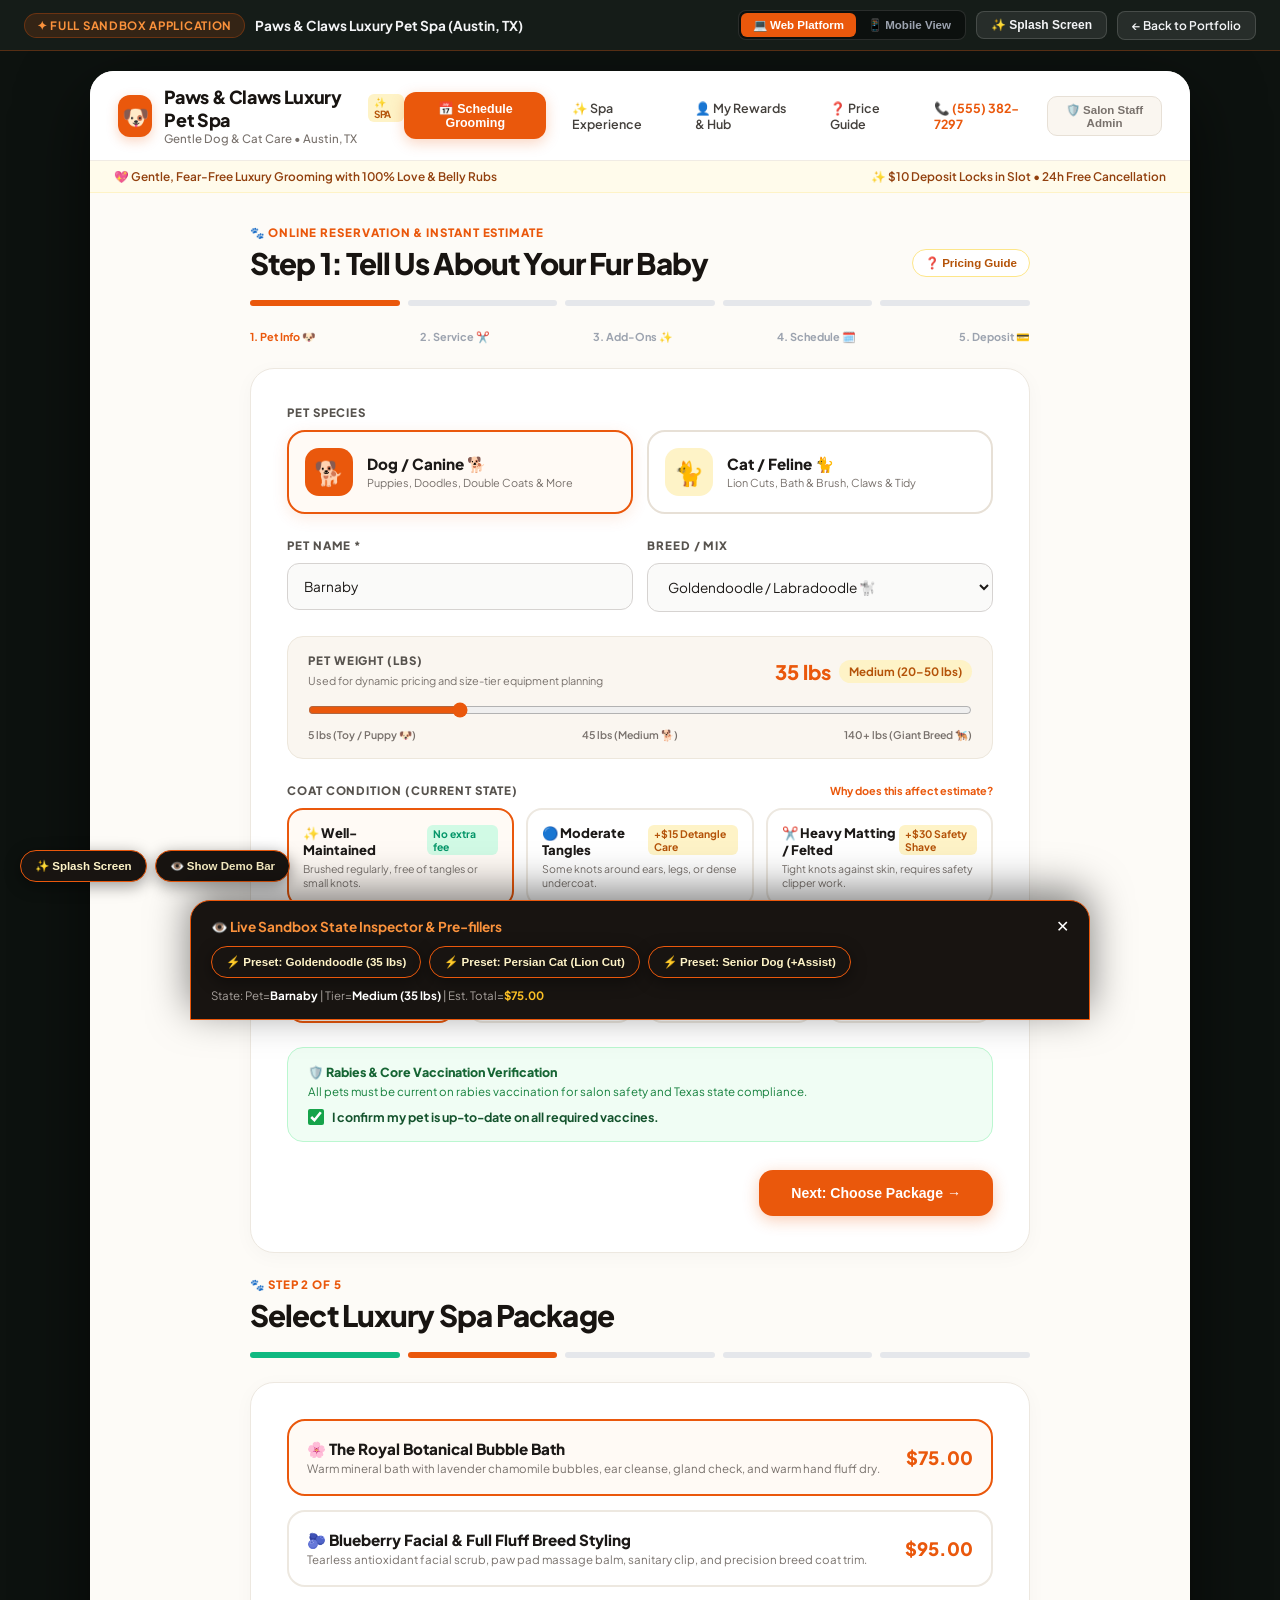
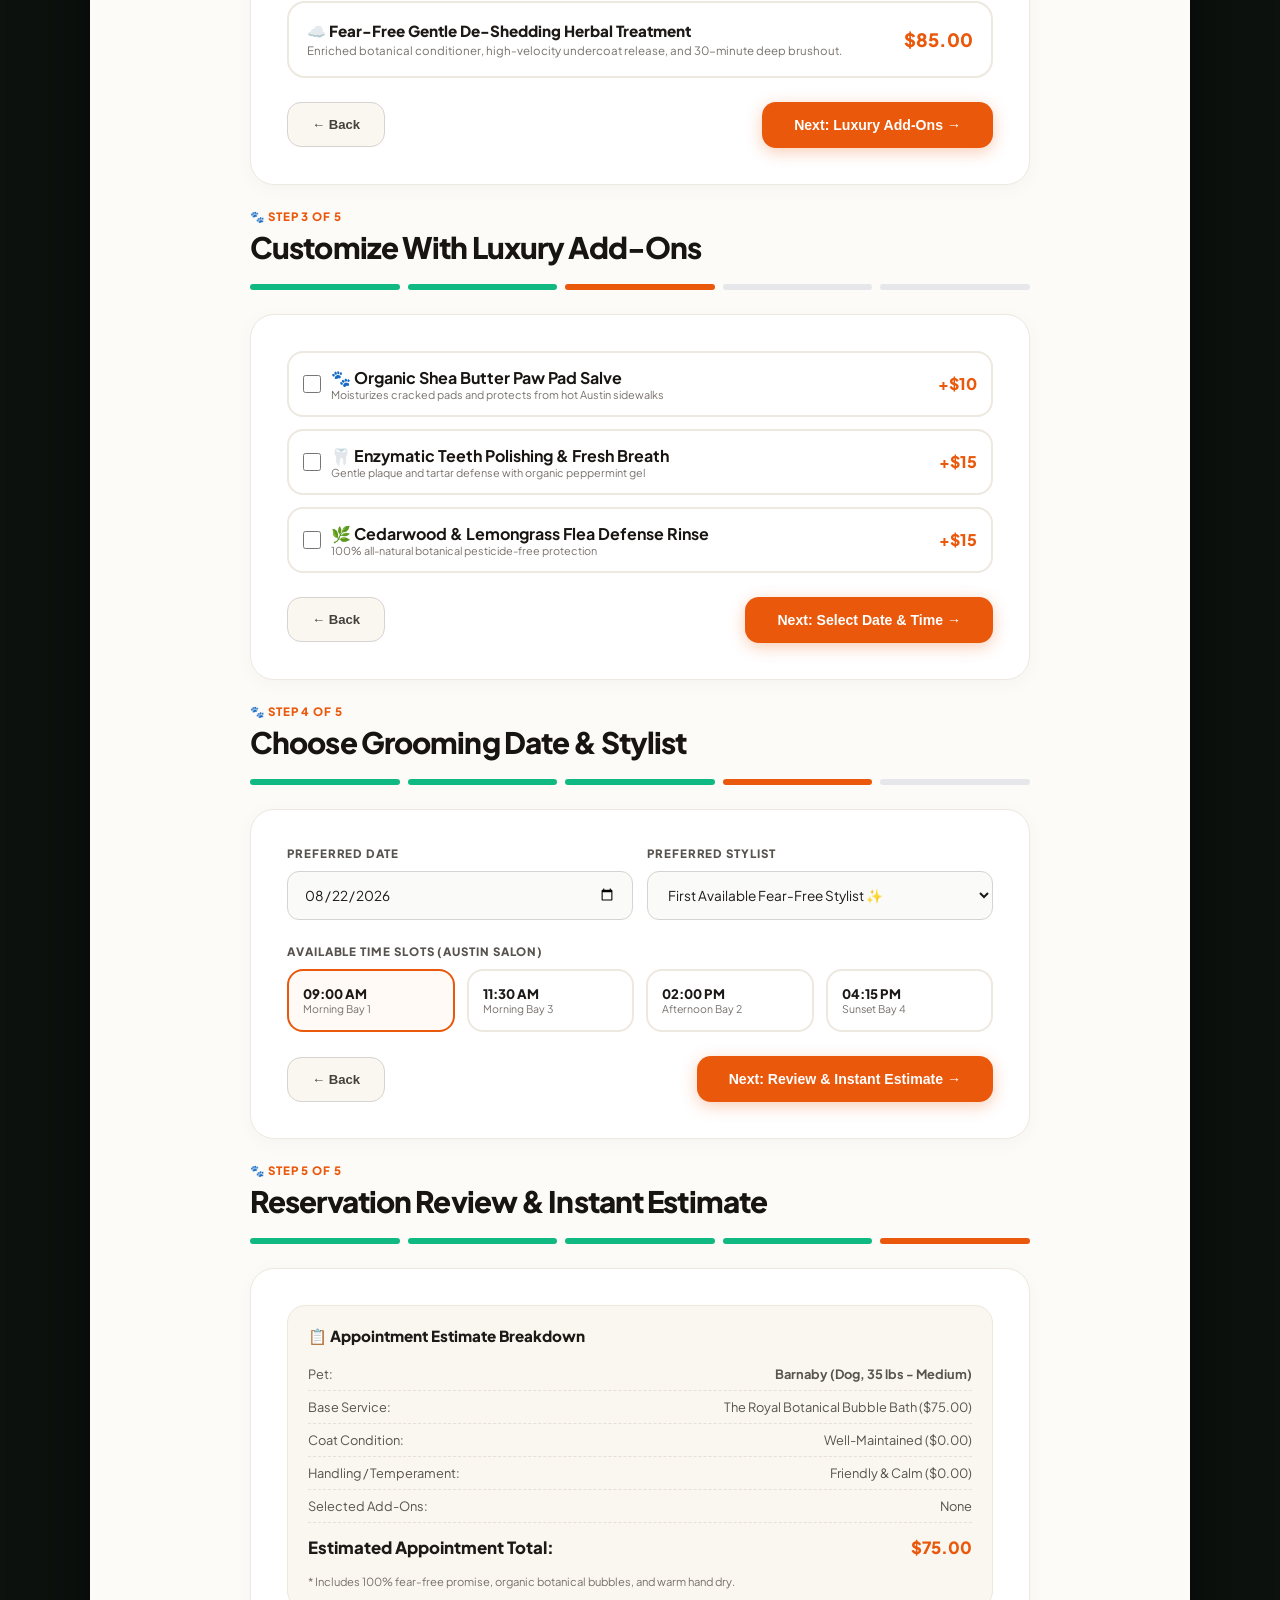
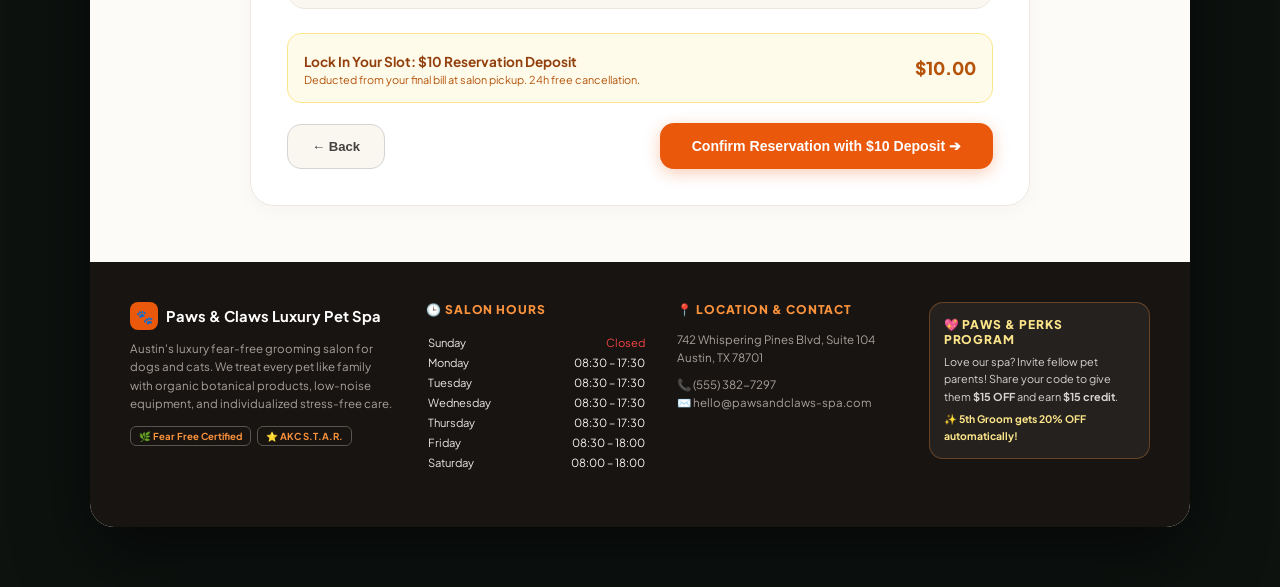
<file: paws-and-claws-demo.html>
<!DOCTYPE html>
<html lang="en">
<head>
<meta charset="UTF-8">
<meta name="viewport" content="width=device-width,initial-scale=1">
<title>Paws & Claws Luxury Pet Spa — Full Interactive Application</title>
<link rel="icon" type="image/svg+xml" href="data:image/svg+xml,%3Csvg xmlns='http://www.w3.org/2000/svg' viewBox='0 0 32 32'%3E%3Ccircle cx='16' cy='16' r='16' fill='%23ea580c'/%3E%3Ctext x='16' y='21' text-anchor='middle' font-size='14'%3E🐶%3C/text%3E%3C/svg%3E">
<style>
@import url('https://fonts.googleapis.com/css2?family=Plus+Jakarta+Sans:wght@300;400;500;600;700;800&family=Playfair+Display:ital,wght@0,600;0,700;1,600&display=swap');

:root {
  --primary-orange: #ea580c;
  --primary-hover: #c2410c;
  --primary-light: #fffaf5;
  --bg-page: #fdfbf7;
  --card-bg: #ffffff;
  --text-dark: #181411;
  --text-muted: #6b7280;
  --border-light: #ede8e0;
  --border-gold: #fde68a;
  --accent-gold: #f59e0b;
  --accent-pill: #fef3c7;
  --font-sans: 'Plus Jakarta Sans', -apple-system, BlinkMacSystemFont, sans-serif;
  --font-serif: 'Playfair Display', Georgia, serif;
  --radius-lg: 24px;
  --radius-md: 16px;
  --radius-sm: 10px;
}

* { margin:0; padding:0; box-sizing:border-box; }
body {
  font-family: var(--font-sans);
  background: #0d120f;
  color: var(--text-dark);
  min-height: 100vh;
  display: flex;
  flex-direction: column;
}

/* ── Top Demo Sandbox Header ── */
.demo-topbar {
  background: #151c18;
  border-bottom: 1px solid rgba(234, 88, 12, 0.3);
  padding: 10px 24px;
  display: flex;
  align-items: center;
  justify-content: space-between;
  gap: 16px;
  z-index: 100;
  flex-wrap: wrap;
}
.demo-pill {
  display: inline-flex;
  align-items: center;
  gap: 6px;
  background: rgba(234, 88, 12, 0.15);
  color: #fb923c;
  border: 1px solid rgba(234, 88, 12, 0.3);
  padding: 4px 12px;
  border-radius: 20px;
  font-size: 0.72rem;
  font-weight: 700;
  letter-spacing: 0.06em;
  text-transform: uppercase;
}
.demo-actions {
  display: flex;
  align-items: center;
  gap: 10px;
}
.mode-toggle {
  display: flex;
  background: rgba(0, 0, 0, 0.4);
  border: 1px solid rgba(255, 255, 255, 0.12);
  border-radius: 8px;
  padding: 2px;
}
.mode-btn {
  background: none;
  border: none;
  color: #9ca3af;
  padding: 5px 12px;
  border-radius: 6px;
  font-size: 0.72rem;
  font-weight: 600;
  cursor: pointer;
  transition: all 0.2s;
}
.mode-btn.active {
  background: var(--primary-orange);
  color: #ffffff;
}
.demo-btn {
  background: rgba(255, 255, 255, 0.08);
  border: 1px solid rgba(255, 255, 255, 0.15);
  color: #f3f4f6;
  padding: 6px 14px;
  border-radius: 8px;
  font-size: 0.75rem;
  font-weight: 600;
  cursor: pointer;
  text-decoration: none;
  transition: all 0.2s;
}
.demo-btn:hover {
  background: rgba(255, 255, 255, 0.18);
  color: #fb923c;
  border-color: #fb923c;
}

/* ── App Canvas Stage ── */
.app-stage {
  flex: 1;
  display: flex;
  justify-content: center;
  padding: 20px 10px 60px;
  width: 100%;
}

.app-wrapper {
  width: 100%;
  max-width: 1100px;
  background: var(--bg-page);
  border-radius: var(--radius-lg);
  box-shadow: 0 25px 70px rgba(0, 0, 0, 0.6);
  overflow: hidden;
  display: flex;
  flex-direction: column;
  position: relative;
  transition: max-width 0.35s ease;
}

.app-wrapper.mobile-mode {
  max-width: 420px;
  border-radius: 36px;
  box-shadow: 0 25px 70px rgba(0, 0, 0, 0.75), 0 0 0 10px #242b27;
}

/* ── App Navbar ── */
.site-navbar {
  background: #ffffff;
  border-bottom: 1px solid #f0ebe4;
  padding: 14px 28px;
  display: flex;
  align-items: center;
  justify-content: space-between;
  position: sticky;
  top: 0;
  z-index: 40;
}
.brand-group {
  display: flex;
  align-items: center;
  gap: 12px;
  cursor: pointer;
}
.brand-icon {
  width: 42px;
  height: 42px;
  background: #ea580c;
  border-radius: 12px;
  display: grid;
  place-items: center;
  font-size: 22px;
  color: #fff;
  box-shadow: 0 4px 12px rgba(234, 88, 12, 0.25);
}
.brand-title-text h1 {
  font-size: 1.12rem;
  font-weight: 800;
  color: #181411;
  letter-spacing: -0.02em;
  display: flex;
  align-items: center;
  gap: 6px;
}
.spa-badge {
  font-size: 0.62rem;
  font-weight: 700;
  background: #fef3c7;
  color: #b45309;
  padding: 2px 6px;
  border-radius: 6px;
  text-transform: uppercase;
}
.brand-subtitle {
  font-size: 0.72rem;
  color: #78716c;
  font-weight: 500;
}

.nav-links {
  display: flex;
  align-items: center;
  gap: 16px;
}
.btn-nav-action {
  background: #ea580c;
  color: #ffffff;
  border: none;
  padding: 9px 18px;
  border-radius: 12px;
  font-size: 0.78rem;
  font-weight: 700;
  cursor: pointer;
  display: flex;
  align-items: center;
  gap: 6px;
  box-shadow: 0 4px 14px rgba(234, 88, 12, 0.25);
  transition: all 0.2s;
}
.btn-nav-action:hover { background: #c2410c; }
.btn-nav-action.secondary {
  background: #faf6f0;
  color: #44403c;
  border: 1px solid #e7e0d6;
  box-shadow: none;
}
.btn-nav-action.secondary:hover {
  background: #f5eedf;
  color: #ea580c;
}

.nav-link-item {
  color: #44403c;
  text-decoration: none;
  font-size: 0.78rem;
  font-weight: 600;
  display: flex;
  align-items: center;
  gap: 5px;
  cursor: pointer;
  padding: 6px 10px;
  border-radius: 8px;
  transition: all 0.2s;
}
.nav-link-item:hover, .nav-link-item.active {
  color: #ea580c;
  background: #fffaf5;
}
.btn-admin {
  background: #faf6f0;
  border: 1px solid #e7e0d6;
  padding: 6px 12px;
  border-radius: 10px;
  font-size: 0.72rem;
  font-weight: 700;
  color: #78716c;
  cursor: pointer;
  transition: all 0.2s;
}
.btn-admin:hover, .btn-admin.active {
  background: #181411;
  color: #fef3c7;
  border-color: #181411;
}

/* Mobile Header overrides */
.app-wrapper.mobile-mode .nav-links { display: none; }
.mobile-nav-bar {
  display: none;
  background: #ffffff;
  border-top: 1px solid #ede8e0;
  padding: 8px 12px;
  position: sticky;
  bottom: 0;
  z-index: 40;
  justify-content: space-around;
}
.app-wrapper.mobile-mode .mobile-nav-bar { display: flex; }
.mob-nav-item {
  display: flex;
  flex-direction: column;
  align-items: center;
  font-size: 0.65rem;
  font-weight: 700;
  color: #78716c;
  gap: 2px;
  cursor: pointer;
}
.mob-nav-item.active { color: #ea580c; }

/* ── Subheader Notice ── */
.top-notice-bar {
  background: #fffbeb;
  border-bottom: 1px solid #fef3c7;
  padding: 8px 24px;
  display: flex;
  align-items: center;
  justify-content: space-between;
  font-size: 0.74rem;
  font-weight: 600;
  color: #92400e;
  flex-wrap: wrap;
  gap: 8px;
}

/* ── APP VIEWS ARCHITECTURE ── */
.app-view-container {
  display: none;
  animation: fadeInView 0.25s ease;
}
.app-view-container.active { display: block; }
@keyframes fadeInView {
  from { opacity: 0; transform: translateY(6px); }
  to { opacity: 1; transform: translateY(0); }
}

/* ═══════════ VIEW 1: HOME & SPA CATALOG ═══════════ */
.spa-hero {
  padding: 40px clamp(16px, 4vw, 40px) 30px;
  background: linear-gradient(180deg, #ffffff 0%, var(--bg-page) 100%);
  text-align: center;
}
.hero-tag {
  display: inline-flex;
  align-items: center;
  gap: 6px;
  background: #fef3c7;
  color: #b45309;
  border: 1px solid #fde68a;
  padding: 4px 14px;
  border-radius: 20px;
  font-size: 0.72rem;
  font-weight: 700;
  text-transform: uppercase;
  margin-bottom: 14px;
}
.spa-hero h2 {
  font-family: var(--font-serif);
  font-size: clamp(1.8rem, 3.5vw, 2.6rem);
  color: #181411;
  line-height: 1.15;
  margin-bottom: 12px;
}
.spa-hero p {
  font-size: 0.92rem;
  color: #6b7280;
  max-width: 600px;
  margin: 0 auto 24px;
  line-height: 1.55;
}
.hero-cta-group {
  display: flex;
  justify-content: center;
  gap: 12px;
  flex-wrap: wrap;
}

/* Feature Pillars */
.pillars-grid {
  display: grid;
  grid-template-columns: repeat(3, 1fr);
  gap: 16px;
  padding: 0 clamp(16px, 4vw, 40px) 36px;
}
@media (max-width: 768px) { .pillars-grid { grid-template-columns: 1fr; } }
.pillar-card {
  background: #ffffff;
  border: 1px solid #ede8e0;
  border-radius: 18px;
  padding: 20px;
  box-shadow: 0 4px 14px rgba(0, 0, 0, 0.02);
}
.pillar-icon {
  width: 44px;
  height: 44px;
  border-radius: 12px;
  background: #fef3c7;
  display: grid;
  place-items: center;
  font-size: 22px;
  margin-bottom: 12px;
}
.pillar-card h3 { font-size: 0.95rem; font-weight: 800; color: #181411; margin-bottom: 4px; }
.pillar-card p { font-size: 0.75rem; color: #78716c; line-height: 1.45; }

/* ═══════════ VIEW 2: 5-STEP SCHEDULING WIZARD ═══════════ */
.wizard-container {
  padding: 32px clamp(16px, 4vw, 40px);
  max-width: 860px;
  margin: 0 auto;
  width: 100%;
}
.step-eyebrow {
  font-size: 0.72rem;
  font-weight: 800;
  text-transform: uppercase;
  letter-spacing: 0.08em;
  color: #ea580c;
  margin-bottom: 4px;
}
.step-title-header {
  display: flex;
  align-items: center;
  justify-content: space-between;
  margin-bottom: 18px;
  flex-wrap: wrap;
  gap: 10px;
}
.step-title-header h2 {
  font-size: clamp(1.35rem, 2.5vw, 1.85rem);
  font-weight: 800;
  color: #181411;
  letter-spacing: -0.03em;
}
.price-guide-badge-btn {
  background: #ffffff;
  border: 1px solid #fde68a;
  color: #b45309;
  font-size: 0.72rem;
  font-weight: 700;
  padding: 6px 12px;
  border-radius: 20px;
  cursor: pointer;
  display: inline-flex;
  align-items: center;
  gap: 4px;
}

/* Progress Step Indicator */
.steps-indicator {
  display: flex;
  gap: 8px;
  margin-bottom: 24px;
}
.step-tab-bar {
  flex: 1;
  height: 6px;
  background: #e5e7eb;
  border-radius: 4px;
  position: relative;
  overflow: hidden;
  cursor: pointer;
}
.step-tab-bar.active { background: #ea580c; }
.step-tab-bar.completed { background: #10b981; }
.step-labels {
  display: flex;
  justify-content: space-between;
  font-size: 0.68rem;
  font-weight: 700;
  color: #9ca3af;
  margin-top: 6px;
}
.step-labels span.active { color: #ea580c; }
.step-labels span.completed { color: #10b981; }

.form-card {
  background: #ffffff;
  border: 1px solid #ede8e0;
  border-radius: var(--radius-lg);
  padding: clamp(20px, 3.5vw, 36px);
  box-shadow: 0 4px 20px rgba(0, 0, 0, 0.03);
  margin-bottom: 24px;
}
.form-label {
  font-size: 0.72rem;
  font-weight: 800;
  text-transform: uppercase;
  letter-spacing: 0.08em;
  color: #57534e;
  margin-bottom: 10px;
  display: block;
}

/* Species */
.species-grid {
  display: grid;
  grid-template-columns: 1fr 1fr;
  gap: 14px;
  margin-bottom: 24px;
}
.species-card {
  background: #ffffff;
  border: 2px solid #e7e0d6;
  border-radius: 18px;
  padding: 16px;
  cursor: pointer;
  display: flex;
  align-items: center;
  gap: 14px;
  transition: all 0.2s ease;
}
.species-card.active {
  border-color: #ea580c;
  background: #fffaf5;
  box-shadow: 0 4px 16px rgba(234, 88, 12, 0.12);
}
.species-icon {
  width: 48px;
  height: 48px;
  background: #fef3c7;
  border-radius: 14px;
  display: grid;
  place-items: center;
  font-size: 24px;
  flex-shrink: 0;
}
.species-card.active .species-icon { background: #ea580c; color: #fff; }
.species-title { font-size: 0.95rem; font-weight: 800; color: #1c1917; }
.species-desc { font-size: 0.68rem; color: #78716c; line-height: 1.3; margin-top: 2px; }

/* Inputs */
.input-row {
  display: grid;
  grid-template-columns: 1fr 1fr;
  gap: 14px;
  margin-bottom: 24px;
}
@media (max-width: 650px) { .input-row { grid-template-columns: 1fr; } }
.text-input, .select-input {
  width: 100%;
  padding: 14px 16px;
  border-radius: 12px;
  border: 1px solid #d6d3d1;
  font-family: var(--font-sans);
  font-size: 0.85rem;
  color: #1c1917;
  background: #fafaf9;
  outline: none;
}
.text-input:focus, .select-input:focus { border-color: #ea580c; background: #ffffff; }

/* Weight Slider */
.weight-slider-box {
  background: #faf6f0;
  border: 1px solid #ede7dc;
  border-radius: 16px;
  padding: 16px 20px;
  margin-bottom: 24px;
}
.weight-header {
  display: flex;
  justify-content: space-between;
  align-items: center;
  margin-bottom: 12px;
}
.weight-val-badge { font-size: 1.25rem; font-weight: 800; color: #ea580c; }
.weight-tier-pill {
  font-size: 0.72rem;
  font-weight: 700;
  background: #fef3c7;
  color: #b45309;
  padding: 4px 10px;
  border-radius: 20px;
  margin-left: 8px;
}
.range-slider { width: 100%; accent-color: #ea580c; cursor: pointer; }
.range-scale {
  display: flex;
  justify-content: space-between;
  font-size: 0.66rem;
  color: #78716c;
  font-weight: 600;
  margin-top: 6px;
}

/* Option Grid (Coat & Temperament) */
.option-grid {
  display: grid;
  grid-template-columns: repeat(3, 1fr);
  gap: 12px;
  margin-bottom: 24px;
}
@media (max-width: 700px) { .option-grid { grid-template-columns: 1fr; } }
.option-card {
  background: #ffffff;
  border: 2px solid #ede8e0;
  border-radius: 16px;
  padding: 14px;
  cursor: pointer;
  transition: all 0.2s;
  display: flex;
  flex-direction: column;
  justify-content: space-between;
}
.option-card.active { border-color: #ea580c; background: #fffaf5; }
.option-head {
  display: flex;
  justify-content: space-between;
  align-items: baseline;
  margin-bottom: 4px;
}
.option-title { font-size: 0.82rem; font-weight: 800; color: #1c1917; }
.option-fee {
  font-size: 0.65rem;
  font-weight: 700;
  color: #059669;
  background: #d1fae5;
  padding: 2px 6px;
  border-radius: 6px;
}
.option-fee.extra { color: #b45309; background: #fef3c7; }
.option-desc { font-size: 0.66rem; color: #78716c; line-height: 1.35; }

/* Vaccine Callout */
.vaccine-box {
  background: #f0fdf4;
  border: 1px solid #bbf7d0;
  border-radius: 16px;
  padding: 16px 20px;
  margin-bottom: 28px;
}
.vaccine-head { font-size: 0.78rem; font-weight: 800; color: #166534; display: flex; align-items: center; gap: 6px; margin-bottom: 4px; }
.vaccine-text { font-size: 0.72rem; color: #15803d; margin-bottom: 10px; }
.vaccine-checkbox-label { display: flex; align-items: center; gap: 8px; font-size: 0.78rem; font-weight: 700; color: #14532d; cursor: pointer; }

/* Wizard Footer Buttons */
.wizard-footer {
  display: flex;
  justify-content: space-between;
  align-items: center;
  gap: 14px;
}
.btn-next-step {
  background: #ea580c;
  color: #ffffff;
  border: none;
  padding: 15px 32px;
  border-radius: 14px;
  font-size: 0.88rem;
  font-weight: 800;
  cursor: pointer;
  display: inline-flex;
  align-items: center;
  gap: 8px;
  box-shadow: 0 4px 16px rgba(234, 88, 12, 0.3);
  transition: all 0.2s;
}
.btn-next-step:hover { background: #c2410c; transform: translateY(-1px); }
.btn-prev-step {
  background: #faf6f0;
  border: 1px solid #d6d3d1;
  color: #44403c;
  padding: 14px 24px;
  border-radius: 14px;
  font-size: 0.82rem;
  font-weight: 700;
  cursor: pointer;
}

/* Service Card (Step 2) */
.service-select-card {
  background: #ffffff;
  border: 2px solid #ede8e0;
  border-radius: 18px;
  padding: 18px;
  margin-bottom: 14px;
  cursor: pointer;
  transition: all 0.2s;
  display: flex;
  justify-content: space-between;
  align-items: center;
  gap: 14px;
}
.service-select-card.active { border-color: #ea580c; background: #fffaf5; }
.service-select-info h4 { font-size: 0.95rem; font-weight: 800; color: #1c1917; }
.service-select-info p { font-size: 0.72rem; color: #78716c; margin-top: 2px; }
.service-price-tag { font-size: 1.15rem; font-weight: 800; color: #ea580c; white-space: nowrap; }

/* Summary (Step 5) */
.estimate-summary-box {
  background: #faf6f0;
  border: 1px solid #ede7dc;
  border-radius: 18px;
  padding: 20px;
  margin-bottom: 24px;
}
.summary-line {
  display: flex;
  justify-content: space-between;
  padding: 8px 0;
  font-size: 0.8rem;
  color: #57534e;
  border-bottom: 1px dashed #e7e0d6;
}
.summary-line.total {
  border-bottom: none;
  font-size: 1.05rem;
  font-weight: 800;
  color: #1c1917;
  padding-top: 14px;
}

/* ═══════════ VIEW 3: REWARDS & HUB ═══════════ */
.hub-view-wrapper {
  padding: 32px clamp(16px, 4vw, 40px);
  max-width: 900px;
  margin: 0 auto;
}
.hub-balance-card {
  background: linear-gradient(135deg, #181411 0%, #292524 100%);
  color: #ffffff;
  border-radius: 22px;
  padding: 26px;
  margin-bottom: 24px;
  display: flex;
  justify-content: space-between;
  align-items: center;
  box-shadow: 0 8px 28px rgba(0, 0, 0, 0.15);
  flex-wrap: wrap;
  gap: 20px;
}
.balance-number { font-size: 2.2rem; font-weight: 800; color: #fbbf24; }
.rewards-grid {
  display: grid;
  grid-template-columns: repeat(3, 1fr);
  gap: 14px;
  margin-bottom: 28px;
}
@media (max-width: 700px) { .rewards-grid { grid-template-columns: 1fr; } }
.reward-item-card {
  background: #ffffff;
  border: 1px solid #ede8e0;
  border-radius: 18px;
  padding: 18px;
  text-align: center;
}
.reward-btn {
  width: 100%;
  padding: 8px;
  border-radius: 10px;
  background: #ea580c;
  color: #fff;
  border: none;
  font-weight: 700;
  font-size: 0.72rem;
  margin-top: 10px;
  cursor: pointer;
}

/* ═══════════ VIEW 4: SALON STAFF ADMIN PORTAL ═══════════ */
.admin-view-wrapper {
  padding: 32px clamp(16px, 4vw, 40px);
}
.admin-metrics-row {
  display: grid;
  grid-template-columns: repeat(4, 1fr);
  gap: 14px;
  margin-bottom: 24px;
}
@media (max-width: 750px) { .admin-metrics-row { grid-template-columns: 1fr 1fr; } }
.metric-tile {
  background: #ffffff;
  border: 1px solid #ede8e0;
  border-radius: 16px;
  padding: 16px;
}
.metric-val { font-size: 1.5rem; font-weight: 800; color: #ea580c; margin-top: 4px; }
.bays-grid {
  display: grid;
  grid-template-columns: repeat(3, 1fr);
  gap: 14px;
  margin-bottom: 24px;
}
@media (max-width: 800px) { .bays-grid { grid-template-columns: 1fr; } }
.bay-card {
  background: #ffffff;
  border: 1px solid #ede8e0;
  border-radius: 18px;
  padding: 16px;
}
.bay-status-badge {
  font-size: 0.65rem;
  font-weight: 700;
  padding: 2px 8px;
  border-radius: 8px;
}
.bay-status-badge.in-bath { background: #dbeafe; color: #1e40af; }
.bay-status-badge.fluffing { background: #fef3c7; color: #b45309; }
.bay-status-badge.ready { background: #d1fae5; color: #065f46; }

/* ── MODALS (Price Guide & Contact) ── */
.app-modal {
  position: fixed;
  inset: 0;
  background: rgba(0, 0, 0, 0.7);
  backdrop-filter: blur(6px);
  z-index: 150;
  display: flex;
  align-items: center;
  justify-content: center;
  padding: 20px;
  opacity: 0;
  visibility: hidden;
  transition: all 0.25s;
}
.app-modal.open { opacity: 1; visibility: visible; }
.modal-window {
  background: #ffffff;
  border-radius: 24px;
  max-width: 680px;
  width: 100%;
  max-height: 90vh;
  overflow-y: auto;
  padding: 28px;
}
.modal-top {
  display: flex;
  justify-content: space-between;
  align-items: center;
  margin-bottom: 18px;
}

/* ── Interactive State Drawer / Demo Bar ── */
.demo-drawer {
  position: fixed;
  bottom: 0;
  left: 50%;
  transform: translateX(-50%) translateY(100%);
  width: 95%;
  max-width: 900px;
  background: #181411;
  color: #f5f5f4;
  border-radius: 20px 20px 0 0;
  border: 1px solid #ea580c;
  box-shadow: 0 -10px 40px rgba(0,0,0,0.5);
  padding: 16px 20px;
  z-index: 120;
  transition: transform 0.3s cubic-bezier(0.16, 1, 0.3, 1);
}
.demo-drawer.open { transform: translateX(-50%) translateY(0); }
.drawer-header {
  display: flex;
  justify-content: space-between;
  align-items: center;
  margin-bottom: 10px;
}

/* ── Floating Tool Bar ── */
.floating-tool-bar {
  position: fixed;
  bottom: 18px;
  left: 20px;
  display: flex;
  gap: 8px;
  z-index: 90;
}
.tool-btn {
  background: #181411;
  color: #fef3c7;
  border: 1px solid #ea580c;
  padding: 8px 14px;
  border-radius: 20px;
  font-size: 0.72rem;
  font-weight: 700;
  cursor: pointer;
  display: flex;
  align-items: center;
  gap: 6px;
  box-shadow: 0 4px 16px rgba(0, 0, 0, 0.4);
}
.tool-btn:hover { background: #ea580c; color: #fff; }

/* ── Splash Overlay ── */
.splash-overlay {
  position: fixed;
  inset: 0;
  z-index: 200;
  background: #0b1410 url('assets/paws-claws-splash.jpg') center/cover no-repeat;
  display: flex;
  flex-direction: column;
  justify-content: space-between;
  padding: 30px 20px;
  opacity: 0;
  visibility: hidden;
  transition: all 0.3s;
}
.splash-overlay.show { opacity: 1; visibility: visible; }
.close-splash-btn {
  align-self: flex-end;
  background: rgba(0, 0, 0, 0.7);
  color: #fff;
  border: 1px solid rgba(255, 255, 255, 0.2);
  padding: 8px 16px;
  border-radius: 20px;
  font-size: 0.75rem;
  font-weight: 700;
  cursor: pointer;
}

/* Footer */
.app-footer {
  background: #181411;
  color: #e7e5e4;
  padding: 40px clamp(16px, 4vw, 40px) 24px;
  margin-top: auto;
}
.footer-grid {
  display: grid;
  grid-template-columns: 1.2fr 1fr 1fr 1fr;
  gap: 30px;
  margin-bottom: 30px;
}
@media (max-width: 800px) { .footer-grid { grid-template-columns: 1fr 1fr; } }
@media (max-width: 500px) { .footer-grid { grid-template-columns: 1fr; } }
.footer-col h4 {
  font-size: 0.75rem;
  font-weight: 800;
  text-transform: uppercase;
  letter-spacing: 0.08em;
  color: #fb923c;
  margin-bottom: 14px;
}
.footer-col p, .footer-col li { font-size: 0.72rem; color: #a8a29e; line-height: 1.6; }
.hours-table { width: 100%; font-size: 0.7rem; }
.hours-table td { padding: 2px 0; }
.hours-table td:last-child { text-align: right; color: #f5f5f4; }
.perks-card {
  background: rgba(255, 255, 255, 0.06);
  border: 1px solid rgba(251, 146, 60, 0.3);
  border-radius: 14px;
  padding: 14px;
}
</style>
</head>
<body>

<!-- ═══════════ TOP SANDBOX CONTROLS ═══════════ -->
<div class="demo-topbar">
  <div style="display: flex; align-items: center; gap: 10px;">
    <span class="demo-pill">✦ Full Sandbox Application</span>
    <span style="font-size: 0.85rem; font-weight: 700; color: #f3f4f6;">Paws & Claws Luxury Pet Spa (Austin, TX)</span>
  </div>

  <div class="demo-actions">
    <div class="mode-toggle">
      <button class="mode-btn active" id="btnWeb" onclick="setMode('web')">💻 Web Platform</button>
      <button class="mode-btn" id="btnMobile" onclick="setMode('mobile')">📱 Mobile View</button>
    </div>
    <button class="demo-btn" onclick="openSplash()">✨ Splash Screen</button>
    <a href="index.html" class="demo-btn">← Back to Portfolio</a>
  </div>
</div>

<!-- ═══════════ APP STAGE ═══════════ -->
<div class="app-stage">
  <div class="app-wrapper" id="appWrapper">

    <!-- ── 1. App Navbar ── -->
    <header class="site-navbar">
      <div class="brand-group" onclick="showAppView('spa-home')">
        <div class="brand-icon">🐶</div>
        <div class="brand-title-text">
          <h1>Paws & Claws Luxury Pet Spa <span class="spa-badge">✨ Spa</span></h1>
          <div class="brand-subtitle">Gentle Dog & Cat Care • Austin, TX</div>
        </div>
      </div>

      <div class="nav-links">
        <button class="btn-nav-action" onclick="showAppView('wizard'); goToStep(1);">📅 Schedule Grooming</button>
        <span class="nav-link-item" id="navItemHome" onclick="showAppView('spa-home')">✨ Spa Experience</span>
        <span class="nav-link-item" id="navItemRewards" onclick="showAppView('rewards-hub')">👤 My Rewards & Hub</span>
        <span class="nav-link-item" onclick="openModal('modalPriceGuide')">❓ Price Guide</span>
        <span class="nav-link-item" onclick="openModal('modalContact')" style="color:#ea580c; font-weight:700;">📞 (555) 382-7297</span>
        <button class="btn-admin" id="navItemAdmin" onclick="showAppView('admin')">🛡️ Salon Staff Admin</button>
      </div>
    </header>

    <!-- ── 2. Subheader Banner ── -->
    <div class="top-notice-bar">
      <span>💖 Gentle, Fear-Free Luxury Grooming with 100% Love & Belly Rubs</span>
      <span>✨ $10 Deposit Locks in Slot • 24h Free Cancellation</span>
    </div>

    <!-- ──────────────── VIEW 1: SPA EXPERIENCE & CATALOG ──────────────── -->
    <div class="app-view-container" id="viewSpaHome">
      <section class="spa-hero">
        <span class="hero-tag">🌿 Austin's Premier Fear-Free Pet Sanctuary</span>
        <h2>Gentle Botanical Grooming<br>Tailored to Your Pet’s Comfort</h2>
        <p>Zero stress, organic lavender chamomile bubble baths, blueberry facial scrubs, and individualized 1-on-1 pampering in our quiet Austin suites.</p>
        <div class="hero-cta-group">
          <button class="btn-nav-action" style="padding:14px 28px; font-size:0.9rem;" onclick="showAppView('wizard'); goToStep(1);">Schedule Instant Estimate ➔</button>
          <button class="btn-nav-action secondary" style="padding:14px 24px; font-size:0.9rem;" onclick="openModal('modalPriceGuide')">Explore Transparent Pricing</button>
        </div>
      </section>

      <section class="pillars-grid">
        <div class="pillar-card">
          <div class="pillar-icon">🫧</div>
          <h3>Organic Botanical Baths</h3>
          <p>Tearless blueberry scrubs, hypoallergenic chamomile mineral soaks, and shea butter paw pad restorations.</p>
        </div>
        <div class="pillar-card">
          <div class="pillar-icon">🤫</div>
          <h3>Ultra-Quiet Dog & Cat Suites</h3>
          <p>Separate low-noise feline sanctuaries and individualized appointments to prevent anxiety or sensory overload.</p>
        </div>
        <div class="pillar-card">
          <div class="pillar-icon">📹</div>
          <h3>Live Bay Status & Cameras</h3>
          <p>Watch your fur baby get pampered in real time and receive digital grooming report cards at pickup.</p>
        </div>
      </section>
    </div>

    <!-- ──────────────── VIEW 2: 5-STEP SCHEDULING WIZARD ──────────────── -->
    <div class="app-view-container active" id="viewWizard">
      <div class="wizard-container">

        <!-- Step 1: Pet Info -->
        <div class="wizard-step-view active" id="step1">
          <div class="step-eyebrow">🐾 ONLINE RESERVATION & INSTANT ESTIMATE</div>
          <div class="step-title-header">
            <h2>Step 1: Tell Us About Your Fur Baby</h2>
            <button class="price-guide-badge-btn" onclick="openModal('modalPriceGuide')">❓ Pricing Guide</button>
          </div>

          <div class="steps-indicator">
            <div class="step-tab-bar active" onclick="goToStep(1)"></div>
            <div class="step-tab-bar" onclick="goToStep(2)"></div>
            <div class="step-tab-bar" onclick="goToStep(3)"></div>
            <div class="step-tab-bar" onclick="goToStep(4)"></div>
            <div class="step-tab-bar" onclick="goToStep(5)"></div>
          </div>
          <div class="step-labels">
            <span class="active">1. Pet Info 🐶</span>
            <span>2. Service ✂️</span>
            <span>3. Add-Ons ✨</span>
            <span>4. Schedule 🗓️</span>
            <span>5. Deposit 💳</span>
          </div>

          <div class="form-card" style="margin-top: 24px;">
            <!-- Species Selection -->
            <label class="form-label">Pet Species</label>
            <div class="species-grid">
              <div class="species-card active" id="speciesDog" onclick="selectSpecies('dog')">
                <div class="species-icon">🐕</div>
                <div>
                  <div class="species-title">Dog / Canine 🐕</div>
                  <div class="species-desc">Puppies, Doodles, Double Coats & More</div>
                </div>
              </div>
              <div class="species-card" id="speciesCat" onclick="selectSpecies('cat')">
                <div class="species-icon">🐈</div>
                <div>
                  <div class="species-title">Cat / Feline 🐈</div>
                  <div class="species-desc">Lion Cuts, Bath & Brush, Claws & Tidy</div>
                </div>
              </div>
            </div>

            <!-- Name & Breed -->
            <div class="input-row">
              <div class="form-group">
                <label class="form-label">Pet Name *</label>
                <input type="text" id="petNameInput" class="text-input" placeholder="e.g. Barnaby, Luna, Oliver, Peanut 🐾" value="Barnaby">
              </div>
              <div class="form-group">
                <label class="form-label">Breed / Mix</label>
                <select id="breedSelect" class="select-input">
                  <option>Goldendoodle / Labradoodle 🐩</option>
                  <option>Golden Retriever 🦮</option>
                  <option>French Bulldog 🐾</option>
                  <option>Poodle (Standard / Miniature) 🐩</option>
                  <option>German Shepherd 🐕</option>
                  <option>Persian / Longhair Cat 🐈</option>
                  <option>Domestic Shorthair Cat 🐱</option>
                  <option>Other / Mixed Breed ✨</option>
                </select>
              </div>
            </div>

            <!-- Weight Slider -->
            <div class="weight-slider-box">
              <div class="weight-header">
                <div>
                  <span class="form-label" style="margin-bottom:0;">Pet Weight (LBS)</span>
                  <span style="font-size: 0.68rem; color: #78716c;">Used for dynamic pricing and size-tier equipment planning</span>
                </div>
                <div style="display: flex; align-items: center;">
                  <span class="weight-val-badge" id="weightDisplay">35 lbs</span>
                  <span class="weight-tier-pill" id="tierDisplay">Medium (20–50 lbs)</span>
                </div>
              </div>
              <input type="range" min="5" max="140" value="35" class="range-slider" id="weightSlider" oninput="updateWeight(this.value)">
              <div class="range-scale">
                <span>5 lbs (Toy / Puppy 🐶)</span>
                <span>45 lbs (Medium 🐕)</span>
                <span>140+ lbs (Giant Breed 🐕‍🦺)</span>
              </div>
            </div>

            <!-- Coat Condition -->
            <div style="display: flex; justify-content: space-between; align-items: center; margin-bottom: 10px;">
              <label class="form-label" style="margin-bottom:0;">Coat Condition (Current State)</label>
              <span style="font-size: 0.68rem; color: #ea580c; font-weight: 700; cursor: pointer;" onclick="openModal('modalPriceGuide')">Why does this affect estimate?</span>
            </div>

            <div class="option-grid">
              <div class="option-card active" onclick="selectCoat(this, 'Well-Maintained', 0)">
                <div class="option-head">
                  <span class="option-title">✨ Well-Maintained</span>
                  <span class="option-fee">No extra fee</span>
                </div>
                <p class="option-desc">Brushed regularly, free of tangles or small knots.</p>
              </div>

              <div class="option-card" onclick="selectCoat(this, 'Moderate Tangles', 15)">
                <div class="option-head">
                  <span class="option-title">🔵 Moderate Tangles</span>
                  <span class="option-fee extra">+$15 Detangle Care</span>
                </div>
                <p class="option-desc">Some knots around ears, legs, or dense undercoat.</p>
              </div>

              <div class="option-card" onclick="selectCoat(this, 'Heavy Matting', 30)">
                <div class="option-head">
                  <span class="option-title">✂️ Heavy Matting / Felted</span>
                  <span class="option-fee extra">+$30 Safety Shave</span>
                </div>
                <p class="option-desc">Tight knots against skin, requires safety clipper work.</p>
              </div>
            </div>

            <!-- Temperament & Behavior -->
            <label class="form-label">Temperament & Behavior</label>
            <div class="option-grid" style="grid-template-columns: repeat(4, 1fr);">
              <div class="option-card active" onclick="selectTemperament(this, 'Friendly & Calm', 0)">
                <span class="option-title">💚 Friendly & Calm</span>
                <span class="option-desc" style="margin-top:4px;">Standard gentle pace</span>
              </div>
              <div class="option-card" onclick="selectTemperament(this, 'Anxious / Shy', 10)">
                <span class="option-title">🧡 Anxious / Shy</span>
                <span class="option-desc" style="color:#b45309; margin-top:4px;">+$10 Extra Time</span>
              </div>
              <div class="option-card" onclick="selectTemperament(this, 'Senior Care', 10)">
                <span class="option-title">💜 Senior Care</span>
                <span class="option-desc" style="color:#7c3aed; margin-top:4px;">+$10 Joint Support</span>
              </div>
              <div class="option-card" onclick="selectTemperament(this, '2 Stylists Assist', 25)">
                <span class="option-title">❤️ 2 Stylists Assist</span>
                <span class="option-desc" style="color:#dc2626; margin-top:4px;">+$25 Safety Assist</span>
              </div>
            </div>

            <!-- Texas Rabies Callout -->
            <div class="vaccine-box">
              <div class="vaccine-head">🛡️ Rabies & Core Vaccination Verification</div>
              <div class="vaccine-text">All pets must be current on rabies vaccination for salon safety and Texas state compliance.</div>
              <label class="vaccine-checkbox-label">
                <input type="checkbox" id="vaccineCheck" checked style="accent-color:#16a34a; width: 16px; height: 16px;">
                <span>I confirm my pet is up-to-date on all required vaccines.</span>
              </label>
            </div>

            <!-- Next Button -->
            <div class="wizard-footer" style="justify-content: flex-end;">
              <button class="btn-next-step" onclick="goToStep(2)">Next: Choose Package →</button>
            </div>
          </div>
        </div>

        <!-- Step 2: Choose Service -->
        <div class="wizard-step-view" id="step2">
          <div class="step-eyebrow">🐾 STEP 2 OF 5</div>
          <div class="step-title-header">
            <h2>Select Luxury Spa Package</h2>
          </div>

          <div class="steps-indicator">
            <div class="step-tab-bar completed" onclick="goToStep(1)"></div>
            <div class="step-tab-bar active" onclick="goToStep(2)"></div>
            <div class="step-tab-bar" onclick="goToStep(3)"></div>
            <div class="step-tab-bar" onclick="goToStep(4)"></div>
            <div class="step-tab-bar" onclick="goToStep(5)"></div>
          </div>

          <div class="form-card">
            <div class="service-select-card active" onclick="selectService(this, 'The Royal Botanical Bubble Bath', 75)">
              <div class="service-select-info">
                <h4>🌸 The Royal Botanical Bubble Bath</h4>
                <p>Warm mineral bath with lavender chamomile bubbles, ear cleanse, gland check, and warm hand fluff dry.</p>
              </div>
              <div class="service-price-tag" id="pricePkg1">$75.00</div>
            </div>

            <div class="service-select-card" onclick="selectService(this, 'Blueberry Facial & Full Fluff Styling', 95)">
              <div class="service-select-info">
                <h4>🫐 Blueberry Facial & Full Fluff Breed Styling</h4>
                <p>Tearless antioxidant facial scrub, paw pad massage balm, sanitary clip, and precision breed coat trim.</p>
              </div>
              <div class="service-price-tag" id="pricePkg2">$95.00</div>
            </div>

            <div class="service-select-card" onclick="selectService(this, 'Fear-Free Gentle De-Shedding Herbal Treatment', 85)">
              <div class="service-select-info">
                <h4>☁️ Fear-Free Gentle De-Shedding Herbal Treatment</h4>
                <p>Enriched botanical conditioner, high-velocity undercoat release, and 30-minute deep brushout.</p>
              </div>
              <div class="service-price-tag" id="pricePkg3">$85.00</div>
            </div>

            <div class="wizard-footer" style="margin-top: 24px;">
              <button class="btn-prev-step" onclick="goToStep(1)">← Back</button>
              <button class="btn-next-step" onclick="goToStep(3)">Next: Luxury Add-Ons →</button>
            </div>
          </div>
        </div>

        <!-- Step 3: Add-Ons -->
        <div class="wizard-step-view" id="step3">
          <div class="step-eyebrow">🐾 STEP 3 OF 5</div>
          <div class="step-title-header">
            <h2>Customize With Luxury Add-Ons</h2>
          </div>

          <div class="steps-indicator">
            <div class="step-tab-bar completed" onclick="goToStep(1)"></div>
            <div class="step-tab-bar completed" onclick="goToStep(2)"></div>
            <div class="step-tab-bar active" onclick="goToStep(3)"></div>
            <div class="step-tab-bar" onclick="goToStep(4)"></div>
            <div class="step-tab-bar" onclick="goToStep(5)"></div>
          </div>

          <div class="form-card">
            <label class="option-card" style="margin-bottom:12px; display:flex; flex-direction:row; justify-content:space-between; align-items:center;">
              <div style="display:flex; align-items:center; gap:10px;">
                <input type="checkbox" id="addonPaw" onchange="toggleAddon('Paw Balm', 10, this.checked)" style="accent-color:#ea580c; width:18px; height:18px;">
                <div>
                  <strong>🐾 Organic Shea Butter Paw Pad Salve</strong>
                  <p style="font-size:0.68rem; color:#78716c;">Moisturizes cracked pads and protects from hot Austin sidewalks</p>
                </div>
              </div>
              <span style="font-weight:800; color:#ea580c;">+$10</span>
            </label>

            <label class="option-card" style="margin-bottom:12px; display:flex; flex-direction:row; justify-content:space-between; align-items:center;">
              <div style="display:flex; align-items:center; gap:10px;">
                <input type="checkbox" id="addonTeeth" onchange="toggleAddon('Teeth Polish', 15, this.checked)" style="accent-color:#ea580c; width:18px; height:18px;">
                <div>
                  <strong>🦷 Enzymatic Teeth Polishing & Fresh Breath</strong>
                  <p style="font-size:0.68rem; color:#78716c;">Gentle plaque and tartar defense with organic peppermint gel</p>
                </div>
              </div>
              <span style="font-weight:800; color:#ea580c;">+$15</span>
            </label>

            <label class="option-card" style="margin-bottom:12px; display:flex; flex-direction:row; justify-content:space-between; align-items:center;">
              <div style="display:flex; align-items:center; gap:10px;">
                <input type="checkbox" id="addonFlea" onchange="toggleAddon('Herbal Flea', 15, this.checked)" style="accent-color:#ea580c; width:18px; height:18px;">
                <div>
                  <strong>🌿 Cedarwood & Lemongrass Flea Defense Rinse</strong>
                  <p style="font-size:0.68rem; color:#78716c;">100% all-natural botanical pesticide-free protection</p>
                </div>
              </div>
              <span style="font-weight:800; color:#ea580c;">+$15</span>
            </label>

            <div class="wizard-footer" style="margin-top: 24px;">
              <button class="btn-prev-step" onclick="goToStep(2)">← Back</button>
              <button class="btn-next-step" onclick="goToStep(4)">Next: Select Date & Time →</button>
            </div>
          </div>
        </div>

        <!-- Step 4: Schedule & Stylist -->
        <div class="wizard-step-view" id="step4">
          <div class="step-eyebrow">🐾 STEP 4 OF 5</div>
          <div class="step-title-header">
            <h2>Choose Grooming Date & Stylist</h2>
          </div>

          <div class="steps-indicator">
            <div class="step-tab-bar completed" onclick="goToStep(1)"></div>
            <div class="step-tab-bar completed" onclick="goToStep(2)"></div>
            <div class="step-tab-bar completed" onclick="goToStep(3)"></div>
            <div class="step-tab-bar active" onclick="goToStep(4)"></div>
            <div class="step-tab-bar" onclick="goToStep(5)"></div>
          </div>

          <div class="form-card">
            <div class="input-row">
              <div class="form-group">
                <label class="form-label">Preferred Date</label>
                <input type="date" class="text-input" value="2026-08-22">
              </div>
              <div class="form-group">
                <label class="form-label">Preferred Stylist</label>
                <select class="select-input" id="stylistSelect">
                  <option>First Available Fear-Free Stylist ✨</option>
                  <option>Sarah Jenkins (Master Breed Specialist) ✂️</option>
                  <option>Marcus Vance (Gentle & Senior Specialist) 💜</option>
                  <option>Dr. Elena Rostova (Cat Sanctuary Lead) 🐱</option>
                </select>
              </div>
            </div>

            <label class="form-label">Available Time Slots (Austin Salon)</label>
            <div class="option-grid" style="grid-template-columns: repeat(4, 1fr);">
              <div class="option-card active" onclick="selectTime(this, '09:00 AM')"><span class="option-title">09:00 AM</span><span class="option-desc">Morning Bay 1</span></div>
              <div class="option-card" onclick="selectTime(this, '11:30 AM')"><span class="option-title">11:30 AM</span><span class="option-desc">Morning Bay 3</span></div>
              <div class="option-card" onclick="selectTime(this, '02:00 PM')"><span class="option-title">02:00 PM</span><span class="option-desc">Afternoon Bay 2</span></div>
              <div class="option-card" onclick="selectTime(this, '04:15 PM')"><span class="option-title">04:15 PM</span><span class="option-desc">Sunset Bay 4</span></div>
            </div>

            <div class="wizard-footer" style="margin-top: 24px;">
              <button class="btn-prev-step" onclick="goToStep(3)">← Back</button>
              <button class="btn-next-step" onclick="goToStep(5)">Next: Review & Instant Estimate →</button>
            </div>
          </div>
        </div>

        <!-- Step 5: Review & Confirmation -->
        <div class="wizard-step-view" id="step5">
          <div class="step-eyebrow">🐾 STEP 5 OF 5</div>
          <div class="step-title-header">
            <h2>Reservation Review & Instant Estimate</h2>
          </div>

          <div class="steps-indicator">
            <div class="step-tab-bar completed" onclick="goToStep(1)"></div>
            <div class="step-tab-bar completed" onclick="goToStep(2)"></div>
            <div class="step-tab-bar completed" onclick="goToStep(3)"></div>
            <div class="step-tab-bar completed" onclick="goToStep(4)"></div>
            <div class="step-tab-bar active" onclick="goToStep(5)"></div>
          </div>

          <div class="form-card">
            <div class="estimate-summary-box">
              <h4 style="font-size:0.95rem; font-weight:800; color:#1c1917; margin-bottom:12px;">📋 Appointment Estimate Breakdown</h4>
              <div class="summary-line"><span>Pet:</span><strong id="sumPetName">Barnaby (Dog, 35 lbs - Medium)</strong></div>
              <div class="summary-line"><span>Base Service:</span><span id="sumServiceName">The Royal Botanical Bubble Bath ($75.00)</span></div>
              <div class="summary-line"><span>Coat Condition:</span><span id="sumCoat">Well-Maintained ($0.00)</span></div>
              <div class="summary-line"><span>Handling / Temperament:</span><span id="sumTemp">Friendly & Calm ($0.00)</span></div>
              <div class="summary-line"><span>Selected Add-Ons:</span><span id="sumAddons">None</span></div>
              <div class="summary-line total"><span>Estimated Appointment Total:</span><span style="color:#ea580c;" id="sumTotal">$75.00</span></div>
              <div style="font-size:0.7rem; color:#78716c; margin-top:8px;">* Includes 100% fear-free promise, organic botanical bubbles, and warm hand dry.</div>
            </div>

            <div style="background:#fffbeb; border:1px solid #fde68a; border-radius:14px; padding:16px; margin-bottom:20px; display:flex; justify-content:space-between; align-items:center;">
              <div>
                <strong style="font-size:0.85rem; color:#92400e;">Lock In Your Slot: $10 Reservation Deposit</strong>
                <p style="font-size:0.68rem; color:#b45309; margin-top:2px;">Deducted from your final bill at salon pickup. 24h free cancellation.</p>
              </div>
              <span style="font-size:1.1rem; font-weight:800; color:#b45309;">$10.00</span>
            </div>

            <div id="bookingResult" style="display:none; background:#f0fdf4; border:1px solid #bbf7d0; border-radius:14px; padding:18px; text-align:center; margin-bottom:20px;">
              <div style="font-size:28px; margin-bottom:6px;">🎉</div>
              <h4 style="font-size:1.1rem; font-weight:800; color:#166534;">Reservation Confirmed!</h4>
              <p style="font-size:0.75rem; color:#15803d; margin-top:4px;">Booking ID #PC-Austin-9284. Added to Salon Admin Queue & your Rewards Hub!</p>
            </div>

            <div class="wizard-footer">
              <button class="btn-prev-step" onclick="goToStep(4)">← Back</button>
              <button class="btn-next-step" id="confirmBtn" onclick="confirmAppointment()">Confirm Reservation with $10 Deposit ➔</button>
            </div>
          </div>
        </div>

      </div>
    </div>

    <!-- ──────────────── VIEW 3: REWARDS & PET HUB ──────────────── -->
    <div class="app-view-container" id="viewRewardsHub">
      <div class="hub-view-wrapper">
        <div class="hub-balance-card">
          <div>
            <div style="font-size: 0.72rem; text-transform: uppercase; font-weight: 700; color: #fbbf24;">✨ Paws & Perks VIP Member</div>
            <h3 style="font-size: 1.4rem; font-weight: 800; margin-top: 2px;">Matthew & Barnaby</h3>
            <p style="font-size: 0.75rem; color: #d6d3d1; margin-top: 4px;">Earn 10 Paws for every $1 spent on grooming & organic boutique care.</p>
          </div>
          <div style="text-align: right;">
            <div class="balance-number" id="hubPointsDisplay">340</div>
            <div style="font-size: 0.7rem; color: #fde68a; font-weight: 700;">Available Paw Points</div>
          </div>
        </div>

        <h3 style="font-size: 1.1rem; font-weight: 800; color: #181411; margin-bottom: 14px;">🎁 Redeem Available Rewards</h3>
        <div class="rewards-grid">
          <div class="reward-item-card">
            <div style="font-size: 28px;">🐾</div>
            <strong style="font-size: 0.85rem; display:block; margin-top: 4px;">Free Organic Paw Balm</strong>
            <p style="font-size: 0.68rem; color: #78716c; margin-top: 2px;">100 Paw Points</p>
            <button class="reward-btn" onclick="redeemReward('Free Paw Balm', 100)">Redeem Reward</button>
          </div>

          <div class="reward-item-card">
            <div style="font-size: 28px;">🫐</div>
            <strong style="font-size: 0.85rem; display:block; margin-top: 4px;">Free Blueberry Facial</strong>
            <p style="font-size: 0.68rem; color: #78716c; margin-top: 2px;">200 Paw Points</p>
            <button class="reward-btn" onclick="redeemReward('Free Blueberry Facial', 200)">Redeem Reward</button>
          </div>

          <div class="reward-item-card">
            <div style="font-size: 28px;">💵</div>
            <strong style="font-size: 0.85rem; display:block; margin-top: 4px;">$25 Full Service Credit</strong>
            <p style="font-size: 0.68rem; color: #78716c; margin-top: 2px;">400 Paw Points (60 to go!)</p>
            <button class="reward-btn" style="background:#78716c; cursor:not-allowed;" disabled>Locked (400 Pts)</button>
          </div>
        </div>

        <div style="background: #ffffff; border: 1px solid #ede8e0; border-radius: 18px; padding: 20px; margin-bottom: 24px;">
          <h4 style="font-size: 0.92rem; font-weight: 800; color: #181411; margin-bottom: 8px;">🔗 Share Your Referral Link</h4>
          <p style="font-size: 0.72rem; color: #78716c;">Give your Austin friends <strong>$15 OFF</strong> their first spa visit and get <strong>$15 credit</strong> automatically.</p>
          <div style="display: flex; gap: 8px; margin-top: 12px;">
            <input type="text" class="text-input" value="https://pawsandclaws-spa.com/r/MATT-AUSTIN" readonly style="font-weight: 700; color: #ea580c;">
            <button class="btn-nav-action" onclick="navigator.clipboard.writeText('https://pawsandclaws-spa.com/r/MATT-AUSTIN'); alert('Copied referral code to clipboard!');">Copy</button>
          </div>
        </div>
      </div>
    </div>

    <!-- ──────────────── VIEW 4: SALON STAFF ADMIN PORTAL ──────────────── -->
    <div class="app-view-container" id="viewAdmin">
      <div class="admin-view-wrapper">
        <div style="display: flex; justify-content: space-between; align-items: center; margin-bottom: 18px;">
          <div>
            <h2 style="font-size: 1.35rem; font-weight: 800; color: #181411;">🛡️ Salon Staff Operations Hub</h2>
            <p style="font-size: 0.72rem; color: #78716c;">Austin Central Salon · Active Shifts & Bay Monitor</p>
          </div>
          <span style="background: #d1fae5; color: #065f46; font-size: 0.72rem; font-weight: 700; padding: 4px 10px; border-radius: 12px;">🟢 14 Bays Active</span>
        </div>

        <div class="admin-metrics-row">
          <div class="metric-tile">
            <span style="font-size: 0.68rem; font-weight: 700; color: #78716c; text-transform: uppercase;">Today's Grooms</span>
            <div class="metric-val" id="adminBookingsCount">28</div>
          </div>
          <div class="metric-tile">
            <span style="font-size: 0.68rem; font-weight: 700; color: #78716c; text-transform: uppercase;">Est. Revenue</span>
            <div class="metric-val">$2,420</div>
          </div>
          <div class="metric-tile">
            <span style="font-size: 0.68rem; font-weight: 700; color: #78716c; text-transform: uppercase;">Active Groomers</span>
            <div class="metric-val">5 Staff</div>
          </div>
          <div class="metric-tile">
            <span style="font-size: 0.68rem; font-weight: 700; color: #78716c; text-transform: uppercase;">On-Time Rate</span>
            <div class="metric-val" style="color: #10b981;">98.4%</div>
          </div>
        </div>

        <h3 style="font-size: 1.05rem; font-weight: 800; color: #181411; margin-bottom: 14px;">🐾 Live Grooming Bays Status</h3>
        <div class="bays-grid">
          <div class="bay-card">
            <div style="display: flex; justify-content: space-between; align-items: center; margin-bottom: 8px;">
              <strong style="font-size: 0.88rem;">Bay 1 · Hydrosurge Tub</strong>
              <span class="bay-status-badge in-bath">🫧 In Bubble Bath</span>
            </div>
            <div style="font-size: 0.75rem; font-weight: 700; color: #1c1917;">Milo (Persian Cat)</div>
            <div style="font-size: 0.68rem; color: #78716c;">Stylist: Sarah J. · Quiet Suite Mode</div>
            <button class="btn-admin" style="width: 100%; margin-top: 10px;" onclick="alert('Moved Milo to Fluff Drying Stage.')">Advance to Dry ➔</button>
          </div>

          <div class="bay-card">
            <div style="display: flex; justify-content: space-between; align-items: center; margin-bottom: 8px;">
              <strong style="font-size: 0.88rem;">Bay 2 · Styling Station</strong>
              <span class="bay-status-badge fluffing">✂️ Precision Trim</span>
            </div>
            <div style="font-size: 0.75rem; font-weight: 700; color: #1c1917;">Barnaby (Goldendoodle)</div>
            <div style="font-size: 0.68rem; color: #78716c;">Stylist: Marcus V. · Blueberry Facial</div>
            <button class="btn-admin" style="width: 100%; margin-top: 10px;" onclick="alert('SMS Sent to Barnaby\'s owner for pickup!')">Mark Ready for Pickup 🔔</button>
          </div>

          <div class="bay-card">
            <div style="display: flex; justify-content: space-between; align-items: center; margin-bottom: 8px;">
              <strong style="font-size: 0.88rem;">Bay 3 · Cat Sanctuary</strong>
              <span class="bay-status-badge ready">✓ Ready for Pickup</span>
            </div>
            <div style="font-size: 0.75rem; font-weight: 700; color: #1c1917;">Luna (Siamese)</div>
            <div style="font-size: 0.68rem; color: #78716c;">Stylist: Dr. Elena · Lion Cut & Tidy</div>
            <button class="btn-admin" style="width: 100%; margin-top: 10px; background:#10b981; color:#fff;" onclick="alert('Luna Checked Out! Digital Report Card Sent.')">Complete Checkout ✓</button>
          </div>
        </div>
      </div>
    </div>

    <!-- ── Mobile Bottom Navigation (Mobile Viewport) ── -->
    <nav class="mobile-nav-bar">
      <div class="mob-nav-item active" onclick="showAppView('wizard'); goToStep(1);"><span>📅</span><span>Book</span></div>
      <div class="mob-nav-item" onclick="showAppView('spa-home');"><span>✨</span><span>Spa</span></div>
      <div class="mob-nav-item" onclick="showAppView('rewards-hub');"><span>👤</span><span>Hub</span></div>
      <div class="mob-nav-item" onclick="showAppView('admin');"><span>🛡️</span><span>Admin</span></div>
    </nav>

    <!-- ── App Footer ── -->
    <footer class="app-footer">
      <div class="footer-grid">
        <div class="footer-col">
          <div style="display:flex; align-items:center; gap:8px; margin-bottom:10px;">
            <div style="width:28px; height:28px; background:#ea580c; border-radius:8px; display:grid; place-items:center; font-size:14px; color:#fff;">🐾</div>
            <strong style="color:#fff; font-size:0.92rem;">Paws & Claws Luxury Pet Spa</strong>
          </div>
          <p>Austin's luxury fear-free grooming salon for dogs and cats. We treat every pet like family with organic botanical products, low-noise equipment, and individualized stress-free care.</p>
          <div style="display:flex; gap:6px; margin-top:12px;">
            <span style="font-size:0.6rem; font-weight:700; border:1px solid #57534e; padding:3px 8px; border-radius:6px; color:#fb923c;">🌿 Fear Free Certified</span>
            <span style="font-size:0.6rem; font-weight:700; border:1px solid #57534e; padding:3px 8px; border-radius:6px; color:#fb923c;">⭐ AKC S.T.A.R.</span>
          </div>
        </div>

        <div class="footer-col">
          <h4>🕒 Salon Hours</h4>
          <table class="hours-table">
            <tr><td>Sunday</td><td style="color:#ef4444;">Closed</td></tr>
            <tr><td>Monday</td><td>08:30 – 17:30</td></tr>
            <tr><td>Tuesday</td><td>08:30 – 17:30</td></tr>
            <tr><td>Wednesday</td><td>08:30 – 17:30</td></tr>
            <tr><td>Thursday</td><td>08:30 – 17:30</td></tr>
            <tr><td>Friday</td><td>08:30 – 18:00</td></tr>
            <tr><td>Saturday</td><td>08:00 – 18:00</td></tr>
          </table>
        </div>

        <div class="footer-col">
          <h4>📍 Location & Contact</h4>
          <p>742 Whispering Pines Blvd, Suite 104<br>Austin, TX 78701</p>
          <p style="margin-top:8px;">📞 (555) 382-7297<br>✉️ hello@pawsandclaws-spa.com</p>
        </div>

        <div class="footer-col">
          <div class="perks-card">
            <h4 style="color:#fde68a; margin-bottom:6px;">💖 Paws & Perks Program</h4>
            <p style="font-size:0.68rem; color:#d6d3d1;">Love our spa? Invite fellow pet parents! Share your code to give them <strong>$15 OFF</strong> and earn <strong>$15 credit</strong>.</p>
            <p style="font-size:0.65rem; color:#fde68a; font-weight:700; margin-top:6px;">✨ 5th Groom gets 20% OFF automatically!</p>
          </div>
        </div>
      </div>
    </footer>

  </div>
</div>

<!-- ═══════════ MODAL: PRICE GUIDE ═══════════ -->
<div class="app-modal" id="modalPriceGuide">
  <div class="modal-window">
    <div class="modal-top">
      <h3 style="font-size: 1.25rem; font-weight: 800; color: #181411;">📖 Transparent Spa Pricing Guide</h3>
      <button onclick="closeModal('modalPriceGuide')" style="background:none; border:none; font-size:20px; cursor:pointer;">✕</button>
    </div>
    <p style="font-size: 0.75rem; color: #78716c; margin-bottom: 16px;">All packages include warm mineral bubble baths, ear cleanses, gland checks, and hand fluff drying.</p>
    
    <table style="width: 100%; border-collapse: collapse; font-size: 0.75rem; margin-bottom: 16px;">
      <tr style="background:#faf6f0; font-weight:800; border-bottom:2px solid #ede8e0;">
        <th style="padding:8px; text-align:left;">Weight Tier</th>
        <th style="padding:8px; text-align:left;">Botanical Bath</th>
        <th style="padding:8px; text-align:left;">Full Fluff & Trim</th>
        <th style="padding:8px; text-align:left;">De-Shedding</th>
      </tr>
      <tr style="border-bottom:1px solid #ede8e0;"><td style="padding:8px;">Toy / Puppy (&lt;20 lbs)</td><td style="padding:8px;">$55</td><td style="padding:8px;">$75</td><td style="padding:8px;">$65</td></tr>
      <tr style="border-bottom:1px solid #ede8e0;"><td style="padding:8px;">Medium (20–50 lbs)</td><td style="padding:8px;">$75</td><td style="padding:8px;">$95</td><td style="padding:8px;">$85</td></tr>
      <tr style="border-bottom:1px solid #ede8e0;"><td style="padding:8px;">Large (50–85 lbs)</td><td style="padding:8px;">$95</td><td style="padding:8px;">$115</td><td style="padding:8px;">$105</td></tr>
      <tr style="border-bottom:1px solid #ede8e0;"><td style="padding:8px;">Giant (85+ lbs)</td><td style="padding:8px;">$115</td><td style="padding:8px;">$145</td><td style="padding:8px;">$125</td></tr>
      <tr><td style="padding:8px; font-weight:700;">Cat Sanctuary Suite 🐈</td><td style="padding:8px;">$75</td><td style="padding:8px;">$85 (Lion Cut)</td><td style="padding:8px;">$80</td></tr>
    </table>

    <button class="btn-nav-action" style="width:100%;" onclick="closeModal('modalPriceGuide'); showAppView('wizard');">Start Estimate Calculation ➔</button>
  </div>
</div>

<!-- ═══════════ MODAL: CONTACT & INQUIRY ═══════════ -->
<div class="app-modal" id="modalContact">
  <div class="modal-window">
    <div class="modal-top">
      <h3 style="font-size: 1.25rem; font-weight: 800; color: #181411;">📞 Contact Austin Salon</h3>
      <button onclick="closeModal('modalContact')" style="background:none; border:none; font-size:20px; cursor:pointer;">✕</button>
    </div>
    <div style="font-size: 0.75rem; color: #78716c; margin-bottom: 16px;">
      📍 <strong>Austin Central Salon:</strong> 742 Whispering Pines Blvd, Suite 104, Austin, TX 78701<br>
      📞 <strong>Phone:</strong> (555) 382-7297 • ✉️ <strong>Email:</strong> hello@pawsandclaws-spa.com
    </div>
    <div class="form-group" style="margin-bottom:12px;">
      <label class="form-label">Your Name</label>
      <input type="text" class="text-input" placeholder="Your Name" value="Matthew Solano">
    </div>
    <div class="form-group" style="margin-bottom:16px;">
      <label class="form-label">Special Request or Medical Note</label>
      <textarea class="text-input" rows="3" placeholder="Tell us if your pet needs extra quiet handling, senior joint care, or hypoallergenic shampoo..."></textarea>
    </div>
    <button class="btn-nav-action" style="width:100%;" onclick="alert('Inquiry sent to Paws & Claws Austin concierge!'); closeModal('modalContact');">Send Inquiry Message ➔</button>
  </div>
</div>

<!-- ═══════════ DEMO DRAWER / STATE INSPECTOR ═══════════ -->
<div class="demo-drawer" id="demoDrawer">
  <div class="drawer-header">
    <strong style="color: #fb923c; font-size: 0.85rem;">👁️ Live Sandbox State Inspector & Pre-fillers</strong>
    <button onclick="toggleDemoDrawer()" style="background:none; border:none; color:#fff; cursor:pointer; font-size:16px;">✕</button>
  </div>
  <div style="display: flex; gap: 8px; flex-wrap: wrap; margin-bottom: 10px;">
    <button class="tool-btn" onclick="presetForm('doodle')">⚡ Preset: Goldendoodle (35 lbs)</button>
    <button class="tool-btn" onclick="presetForm('persian')">⚡ Preset: Persian Cat (Lion Cut)</button>
    <button class="tool-btn" onclick="presetForm('senior')">⚡ Preset: Senior Dog (+Assist)</button>
  </div>
  <div style="font-size: 0.72rem; color: #a8a29e;">
    State: Pet=<strong id="stPet" style="color:#fff;">Barnaby</strong> | Tier=<strong id="stTier" style="color:#fff;">Medium (35 lbs)</strong> | Est. Total=<strong id="stTotal" style="color:#fbbf24;">$75.00</strong>
  </div>
</div>

<!-- ── Floating Tools ── -->
<div class="floating-tool-bar">
  <button class="tool-btn" onclick="openSplash()">✨ Splash Screen</button>
  <button class="tool-btn" onclick="toggleDemoDrawer()">👁️ Show Demo Bar</button>
</div>

<!-- ── Splash Screen ── -->
<div class="splash-overlay" id="splashOverlay">
  <button class="close-splash-btn" onclick="closeSplash()">✕ Close Splash Screen</button>
  <div style="text-align:center; color:#fff; padding-bottom:40px;">
    <p style="font-size:0.85rem; font-weight:700; color:#fde68a;">Paws & Claws Luxury Pet Spa (Austin, TX)</p>
  </div>
</div>

<script>
// State Management
let petState = {
  species: 'dog',
  name: 'Barnaby',
  breed: 'Goldendoodle / Labradoodle 🐩',
  weight: 35,
  tier: 'Medium (20–50 lbs)',
  coat: 'Well-Maintained',
  coatFee: 0,
  temperament: 'Friendly & Calm',
  tempFee: 0,
  serviceName: 'The Royal Botanical Bubble Bath',
  servicePrice: 75,
  addons: {},
  timeSlot: '09:00 AM',
  points: 340,
  bookingsCount: 28
};

function showAppView(viewId) {
  document.querySelectorAll('.app-view-container').forEach(v => v.classList.remove('active'));
  document.querySelectorAll('.nav-link-item, .btn-admin').forEach(n => n.classList.remove('active'));

  if (viewId === 'spa-home') {
    document.getElementById('viewSpaHome').classList.add('active');
    document.getElementById('navItemHome')?.classList.add('active');
  } else if (viewId === 'wizard') {
    document.getElementById('viewWizard').classList.add('active');
  } else if (viewId === 'rewards-hub') {
    document.getElementById('viewRewardsHub').classList.add('active');
    document.getElementById('navItemRewards')?.classList.add('active');
  } else if (viewId === 'admin') {
    document.getElementById('viewAdmin').classList.add('active');
    document.getElementById('navItemAdmin')?.classList.add('active');
  }
  window.scrollTo({ top: 0, behavior: 'smooth' });
}

function selectSpecies(s) {
  petState.species = s;
  document.getElementById('speciesDog').classList.toggle('active', s === 'dog');
  document.getElementById('speciesCat').classList.toggle('active', s === 'cat');
  recalcDynamicPricing();
}

function updateWeight(val) {
  petState.weight = parseInt(val);
  let tier = 'Medium (20–50 lbs)';
  
  if (val < 20) {
    tier = 'Toy / Puppy (<20 lbs)';
  } else if (val <= 50) {
    tier = 'Medium (20–50 lbs)';
  } else if (val <= 85) {
    tier = 'Large (50–85 lbs)';
  } else {
    tier = 'Giant Breed (85+ lbs)';
  }
  
  petState.tier = tier;
  document.getElementById('weightDisplay').textContent = `${val} lbs`;
  document.getElementById('tierDisplay').textContent = tier;
  recalcDynamicPricing();
}

function recalcDynamicPricing() {
  let pkg1 = 75, pkg2 = 95, pkg3 = 85;
  if (petState.weight < 20) {
    pkg1 = 55; pkg2 = 75; pkg3 = 65;
  } else if (petState.weight > 85) {
    pkg1 = 115; pkg2 = 145; pkg3 = 125;
  } else if (petState.weight > 50) {
    pkg1 = 95; pkg2 = 115; pkg3 = 105;
  }
  
  if (petState.species === 'cat') {
    pkg1 = 75; pkg2 = 85; pkg3 = 80;
  }

  document.getElementById('pricePkg1').textContent = `$${pkg1}.00`;
  document.getElementById('pricePkg2').textContent = `$${pkg2}.00`;
  document.getElementById('pricePkg3').textContent = `$${pkg3}.00`;
  
  if (petState.serviceName.includes('Bubble Bath')) petState.servicePrice = pkg1;
  else if (petState.serviceName.includes('Fluff')) petState.servicePrice = pkg2;
  else petState.servicePrice = pkg3;
  
  updateDrawerState();
}

function selectCoat(el, name, fee) {
  document.querySelectorAll('.option-grid:nth-of-type(1) .option-card').forEach(c => c.classList.remove('active'));
  el.classList.add('active');
  petState.coat = name;
  petState.coatFee = fee;
  updateDrawerState();
}

function selectTemperament(el, name, fee) {
  document.querySelectorAll('.option-grid:nth-of-type(2) .option-card').forEach(c => c.classList.remove('active'));
  el.classList.add('active');
  petState.temperament = name;
  petState.tempFee = fee;
  updateDrawerState();
}

function selectService(el, name, price) {
  document.querySelectorAll('.service-select-card').forEach(c => c.classList.remove('active'));
  el.classList.add('active');
  petState.serviceName = name;
  petState.servicePrice = price;
  updateDrawerState();
}

function toggleAddon(name, fee, isChecked) {
  if (isChecked) {
    petState.addons[name] = fee;
  } else {
    delete petState.addons[name];
  }
  updateDrawerState();
}

function selectTime(el, time) {
  document.querySelectorAll('#step4 .option-card').forEach(c => c.classList.remove('active'));
  el.classList.add('active');
  petState.timeSlot = time;
}

function goToStep(stepNumber) {
  document.querySelectorAll('.wizard-step-view').forEach(v => v.classList.remove('active'));
  document.getElementById(`step${stepNumber}`).classList.add('active');
  
  if (stepNumber === 5) renderSummary();
  window.scrollTo({ top: 100, behavior: 'smooth' });
}

function renderSummary() {
  const name = document.getElementById('petNameInput').value || 'Your Pet';
  petState.name = name;
  
  let addonTotal = 0;
  let addonList = [];
  for (let key in petState.addons) {
    addonTotal += petState.addons[key];
    addonList.push(`${key} (+$${petState.addons[key]})`);
  }
  
  const grandTotal = petState.servicePrice + petState.coatFee + petState.tempFee + addonTotal;
  
  document.getElementById('sumPetName').textContent = `${petState.name} (${petState.species === 'dog' ? 'Dog' : 'Cat'}, ${petState.weight} lbs - ${petState.tier})`;
  document.getElementById('sumServiceName').textContent = `${petState.serviceName} ($${petState.servicePrice.toFixed(2)})`;
  document.getElementById('sumCoat').textContent = `${petState.coat} (+$${petState.coatFee.toFixed(2)})`;
  document.getElementById('sumTemp').textContent = `${petState.temperament} (+$${petState.tempFee.toFixed(2)})`;
  document.getElementById('sumAddons').textContent = addonList.length ? addonList.join(', ') : 'None';
  document.getElementById('sumTotal').textContent = `$${grandTotal.toFixed(2)}`;
  updateDrawerState();
}

function confirmAppointment() {
  document.getElementById('bookingResult').style.display = 'block';
  document.getElementById('confirmBtn').textContent = '✓ Deposit Reserved';
  document.getElementById('confirmBtn').style.background = '#16a34a';
  petState.bookingsCount++;
  document.getElementById('adminBookingsCount').textContent = petState.bookingsCount;
}

function redeemReward(name, cost) {
  if (petState.points >= cost) {
    petState.points -= cost;
    document.getElementById('hubPointsDisplay').textContent = petState.points;
    alert(`🎉 Redeemed ${name}! 1-time reward voucher applied to your next appointment.`);
  }
}

function setMode(mode) {
  const wrapper = document.getElementById('appWrapper');
  const btnWeb = document.getElementById('btnWeb');
  const btnMobile = document.getElementById('btnMobile');
  
  if (mode === 'mobile') {
    wrapper.classList.add('mobile-mode');
    btnMobile.classList.add('active');
    btnWeb.classList.remove('active');
  } else {
    wrapper.classList.remove('mobile-mode');
    btnWeb.classList.add('active');
    btnMobile.classList.remove('active');
  }
}

function openModal(id) { document.getElementById(id).classList.add('open'); }
function closeModal(id) { document.getElementById(id).classList.remove('open'); }
function openSplash() { document.getElementById('splashOverlay').classList.add('show'); }
function closeSplash() { document.getElementById('splashOverlay').classList.remove('show'); }

function toggleDemoDrawer() {
  document.getElementById('demoDrawer').classList.toggle('open');
}

function updateDrawerState() {
  let addonTotal = 0;
  for (let key in petState.addons) addonTotal += petState.addons[key];
  const grandTotal = petState.servicePrice + petState.coatFee + petState.tempFee + addonTotal;
  
  document.getElementById('stPet').textContent = document.getElementById('petNameInput')?.value || 'Barnaby';
  document.getElementById('stTier').textContent = `${petState.tier} (${petState.weight} lbs)`;
  document.getElementById('stTotal').textContent = `$${grandTotal.toFixed(2)}`;
}

function presetForm(type) {
  if (type === 'doodle') {
    selectSpecies('dog');
    document.getElementById('petNameInput').value = 'Barnaby';
    document.getElementById('weightSlider').value = 35;
    updateWeight(35);
  } else if (type === 'persian') {
    selectSpecies('cat');
    document.getElementById('petNameInput').value = 'Milo';
    document.getElementById('weightSlider').value = 9;
    updateWeight(9);
  } else if (type === 'senior') {
    selectSpecies('dog');
    document.getElementById('petNameInput').value = 'Cooper';
    document.getElementById('weightSlider').value = 65;
    updateWeight(65);
    petState.temperament = 'Senior Care';
    petState.tempFee = 10;
  }
  showAppView('wizard');
  goToStep(1);
  toggleDemoDrawer();
}
</script>
</body>
</html>
</file>
